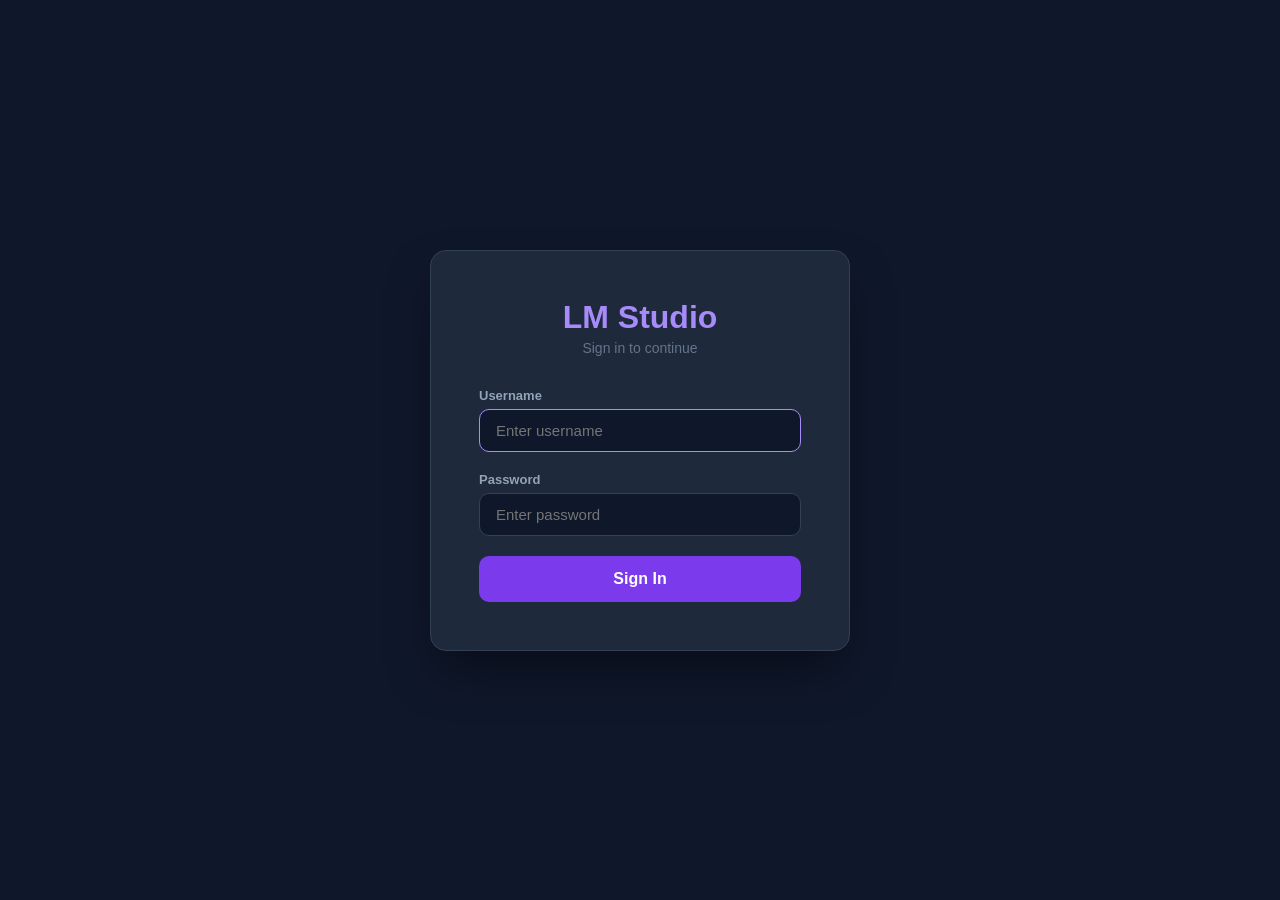
<file: LMStudio/common/web/templates/login.html>
<!DOCTYPE html>
<html lang="en">
<head>
<meta charset="UTF-8">
<meta name="viewport" content="width=device-width, initial-scale=1.0">
<title>LM Studio - Sign In</title>
<style>
*{margin:0;padding:0;box-sizing:border-box}
body{font-family:-apple-system,BlinkMacSystemFont,'Segoe UI',Roboto,sans-serif;background:#0f172a;color:#e2e8f0;height:100vh;display:flex;align-items:center;justify-content:center}
.login-card{background:#1e293b;border:1px solid #334155;border-radius:16px;padding:48px;width:100%;max-width:420px;box-shadow:0 25px 50px -12px rgba(0,0,0,0.5)}
.logo{text-align:center;margin-bottom:32px}
.logo h1{font-size:32px;font-weight:800;color:#a78bfa;margin-bottom:4px}
.logo p{color:#64748b;font-size:14px}
.form-group{margin-bottom:20px}
.form-group label{display:block;font-size:13px;font-weight:600;color:#94a3b8;margin-bottom:6px}
.form-group input{width:100%;background:#0f172a;color:#e2e8f0;border:1px solid #334155;border-radius:10px;padding:12px 16px;font-size:15px;outline:none;transition:border-color .2s}
.form-group input:focus{border-color:#a78bfa}
.error-msg{color:#ef4444;font-size:13px;margin-bottom:16px;display:none;text-align:center}
.login-btn{width:100%;background:#7c3aed;color:#fff;border:none;border-radius:10px;padding:14px;font-size:16px;font-weight:700;cursor:pointer;transition:background .2s}
.login-btn:hover{background:#6d28d9}
.login-btn:disabled{background:#334155;color:#64748b;cursor:not-allowed}
</style>
</head>
<body>
<div class="login-card">
  <div class="logo"><h1>LM Studio</h1><p>Sign in to continue</p></div>
  <div id="error" class="error-msg"></div>
  <div class="form-group"><label>Username</label><input type="text" id="username" placeholder="Enter username" autofocus></div>
  <div class="form-group"><label>Password</label><input type="password" id="password" placeholder="Enter password"></div>
  <button class="login-btn" id="loginBtn" onclick="doLogin()">Sign In</button>
</div>
<script>
function doLogin() {
  var u = document.getElementById('username').value.trim(), p = document.getElementById('password').value;
  var err = document.getElementById('error'), btn = document.getElementById('loginBtn');
  if (!u || !p) { err.textContent = 'Please enter username and password'; err.style.display = 'block'; return; }
  btn.disabled = true; btn.textContent = 'Signing in...'; err.style.display = 'none';
  fetch('/api/login', { method: 'POST', headers: {'Content-Type': 'application/json'}, body: JSON.stringify({username: u, password: p}) })
  .then(function(r) { return r.json(); }).then(function(j) {
    if (j.ok) window.location.href = '/';
    else { err.textContent = j.error || 'Invalid credentials'; err.style.display = 'block'; btn.disabled = false; btn.textContent = 'Sign In'; }
  }).catch(function() { err.textContent = 'Connection error'; err.style.display = 'block'; btn.disabled = false; btn.textContent = 'Sign In'; });
}
document.getElementById('password').addEventListener('keydown', function(e) { if (e.key === 'Enter') doLogin(); });
document.getElementById('username').addEventListener('keydown', function(e) { if (e.key === 'Enter') document.getElementById('password').focus(); });
</script>
</body>
</html>
</file>
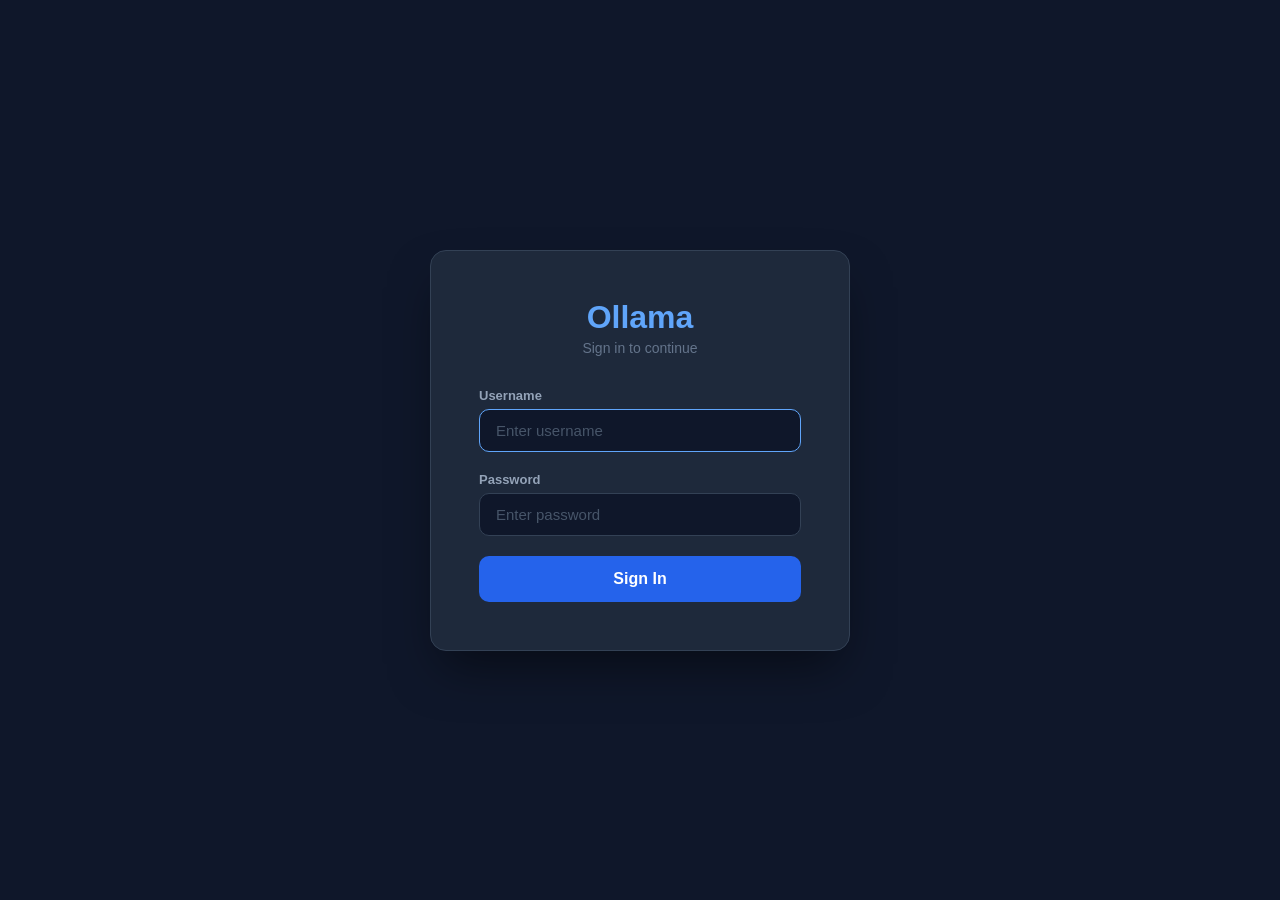
<file: Ollama/common/web/templates/login.html>
<!DOCTYPE html>
<html lang="en">
<head>
<meta charset="UTF-8">
<meta name="viewport" content="width=device-width, initial-scale=1.0">
<title>Ollama - Sign In</title>
<style>
*{margin:0;padding:0;box-sizing:border-box}
body{font-family:-apple-system,BlinkMacSystemFont,'Segoe UI',Roboto,sans-serif;background:#0f172a;color:#e2e8f0;height:100vh;display:flex;align-items:center;justify-content:center}
.login-card{background:#1e293b;border:1px solid #334155;border-radius:16px;padding:48px;width:100%;max-width:420px;box-shadow:0 25px 50px -12px rgba(0,0,0,0.5)}
.logo{text-align:center;margin-bottom:32px}
.logo h1{font-size:32px;font-weight:800;color:#60a5fa;margin-bottom:4px}
.logo p{color:#64748b;font-size:14px}
.form-group{margin-bottom:20px}
.form-group label{display:block;font-size:13px;font-weight:600;color:#94a3b8;margin-bottom:6px}
.form-group input{width:100%;background:#0f172a;color:#e2e8f0;border:1px solid #334155;border-radius:10px;padding:12px 16px;font-size:15px;outline:none;transition:border-color .2s}
.form-group input:focus{border-color:#60a5fa}
.form-group input::placeholder{color:#475569}
.error-msg{color:#ef4444;font-size:13px;margin-bottom:16px;display:none;text-align:center}
.login-btn{width:100%;background:#2563eb;color:#fff;border:none;border-radius:10px;padding:14px;font-size:16px;font-weight:700;cursor:pointer;transition:background .2s}
.login-btn:hover{background:#1d4ed8}
.login-btn:disabled{background:#334155;color:#64748b;cursor:not-allowed}
</style>
</head>
<body>
<div class="login-card">
  <div class="logo">
    <h1>Ollama</h1>
    <p>Sign in to continue</p>
  </div>
  <div id="error" class="error-msg"></div>
  <div class="form-group">
    <label>Username</label>
    <input type="text" id="username" placeholder="Enter username" autofocus>
  </div>
  <div class="form-group">
    <label>Password</label>
    <input type="password" id="password" placeholder="Enter password">
  </div>
  <button class="login-btn" id="loginBtn" onclick="doLogin()">Sign In</button>
</div>
<script>
function doLogin() {
  var username = document.getElementById('username').value.trim();
  var password = document.getElementById('password').value;
  var errEl = document.getElementById('error');
  var btn = document.getElementById('loginBtn');
  if (!username || !password) { errEl.textContent = 'Please enter username and password'; errEl.style.display = 'block'; return; }
  btn.disabled = true; btn.textContent = 'Signing in...'; errEl.style.display = 'none';
  fetch('/api/login', { method: 'POST', headers: {'Content-Type': 'application/json'}, body: JSON.stringify({username: username, password: password}) })
  .then(function(r) { return r.json(); })
  .then(function(j) {
    if (j.ok) { window.location.href = '/'; }
    else { errEl.textContent = j.error || 'Invalid credentials'; errEl.style.display = 'block'; btn.disabled = false; btn.textContent = 'Sign In'; }
  })
  .catch(function(e) { errEl.textContent = 'Connection error'; errEl.style.display = 'block'; btn.disabled = false; btn.textContent = 'Sign In'; });
}
document.getElementById('password').addEventListener('keydown', function(e) { if (e.key === 'Enter') doLogin(); });
document.getElementById('username').addEventListener('keydown', function(e) { if (e.key === 'Enter') document.getElementById('password').focus(); });
</script>
</body>
</html>
</file>
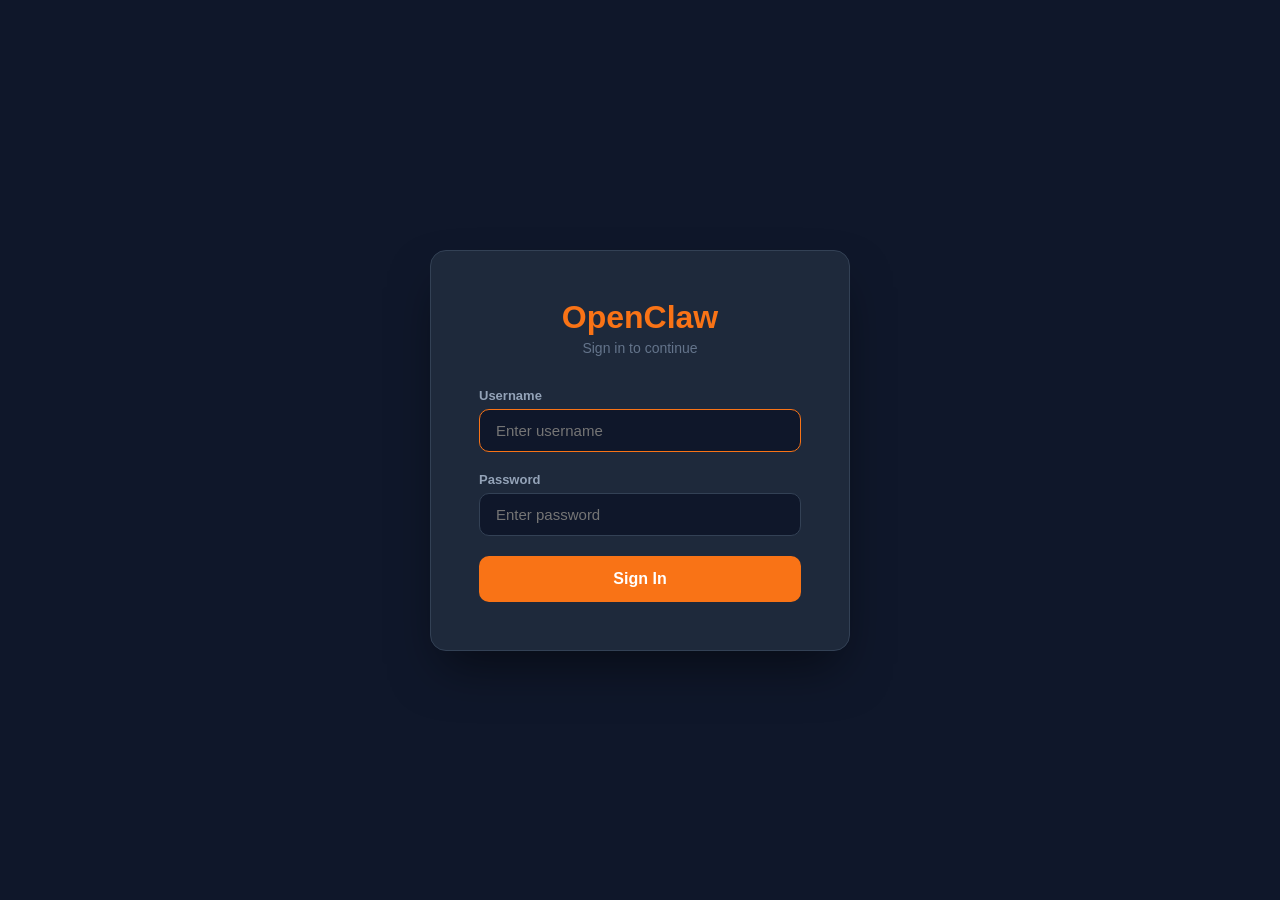
<file: OpenClaw/common/web/templates/login.html>
<!DOCTYPE html>
<html lang="en">
<head>
<meta charset="UTF-8">
<meta name="viewport" content="width=device-width, initial-scale=1.0">
<title>OpenClaw - Sign In</title>
<style>
*{margin:0;padding:0;box-sizing:border-box}
body{font-family:-apple-system,BlinkMacSystemFont,'Segoe UI',Roboto,sans-serif;background:#0f172a;color:#e2e8f0;height:100vh;display:flex;align-items:center;justify-content:center}
.login-card{background:#1e293b;border:1px solid #334155;border-radius:16px;padding:48px;width:100%;max-width:420px;box-shadow:0 25px 50px -12px rgba(0,0,0,0.5)}
.logo{text-align:center;margin-bottom:32px}
.logo h1{font-size:32px;font-weight:800;color:#f97316;margin-bottom:4px}
.logo p{color:#64748b;font-size:14px}
.form-group{margin-bottom:20px}
.form-group label{display:block;font-size:13px;font-weight:600;color:#94a3b8;margin-bottom:6px}
.form-group input{width:100%;background:#0f172a;color:#e2e8f0;border:1px solid #334155;border-radius:10px;padding:12px 16px;font-size:15px;outline:none;transition:border-color .2s}
.form-group input:focus{border-color:#f97316}
.error-msg{color:#ef4444;font-size:13px;margin-bottom:16px;display:none;text-align:center}
.login-btn{width:100%;background:#f97316;color:#fff;border:none;border-radius:10px;padding:14px;font-size:16px;font-weight:700;cursor:pointer;transition:background .2s}
.login-btn:hover{background:#ea580c}
.login-btn:disabled{background:#334155;color:#64748b;cursor:not-allowed}
</style>
</head>
<body>
<div class="login-card">
  <div class="logo"><h1>OpenClaw</h1><p>Sign in to continue</p></div>
  <div id="error" class="error-msg"></div>
  <div class="form-group"><label>Username</label><input type="text" id="username" placeholder="Enter username" autofocus></div>
  <div class="form-group"><label>Password</label><input type="password" id="password" placeholder="Enter password"></div>
  <button class="login-btn" id="loginBtn" onclick="doLogin()">Sign In</button>
</div>
<script>
function doLogin() {
  var u = document.getElementById('username').value.trim(), p = document.getElementById('password').value;
  var err = document.getElementById('error'), btn = document.getElementById('loginBtn');
  if (!u || !p) { err.textContent = 'Please enter username and password'; err.style.display = 'block'; return; }
  btn.disabled = true; btn.textContent = 'Signing in...'; err.style.display = 'none';
  fetch('/api/login', { method: 'POST', headers: {'Content-Type': 'application/json'}, body: JSON.stringify({username: u, password: p}) })
  .then(function(r) { return r.json(); }).then(function(j) {
    if (j.ok) window.location.href = '/';
    else { err.textContent = j.error || 'Invalid credentials'; err.style.display = 'block'; btn.disabled = false; btn.textContent = 'Sign In'; }
  }).catch(function() { err.textContent = 'Connection error'; err.style.display = 'block'; btn.disabled = false; btn.textContent = 'Sign In'; });
}
document.getElementById('password').addEventListener('keydown', function(e) { if (e.key === 'Enter') doLogin(); });
document.getElementById('username').addEventListener('keydown', function(e) { if (e.key === 'Enter') document.getElementById('password').focus(); });
</script>
</body>
</html>
</file>
